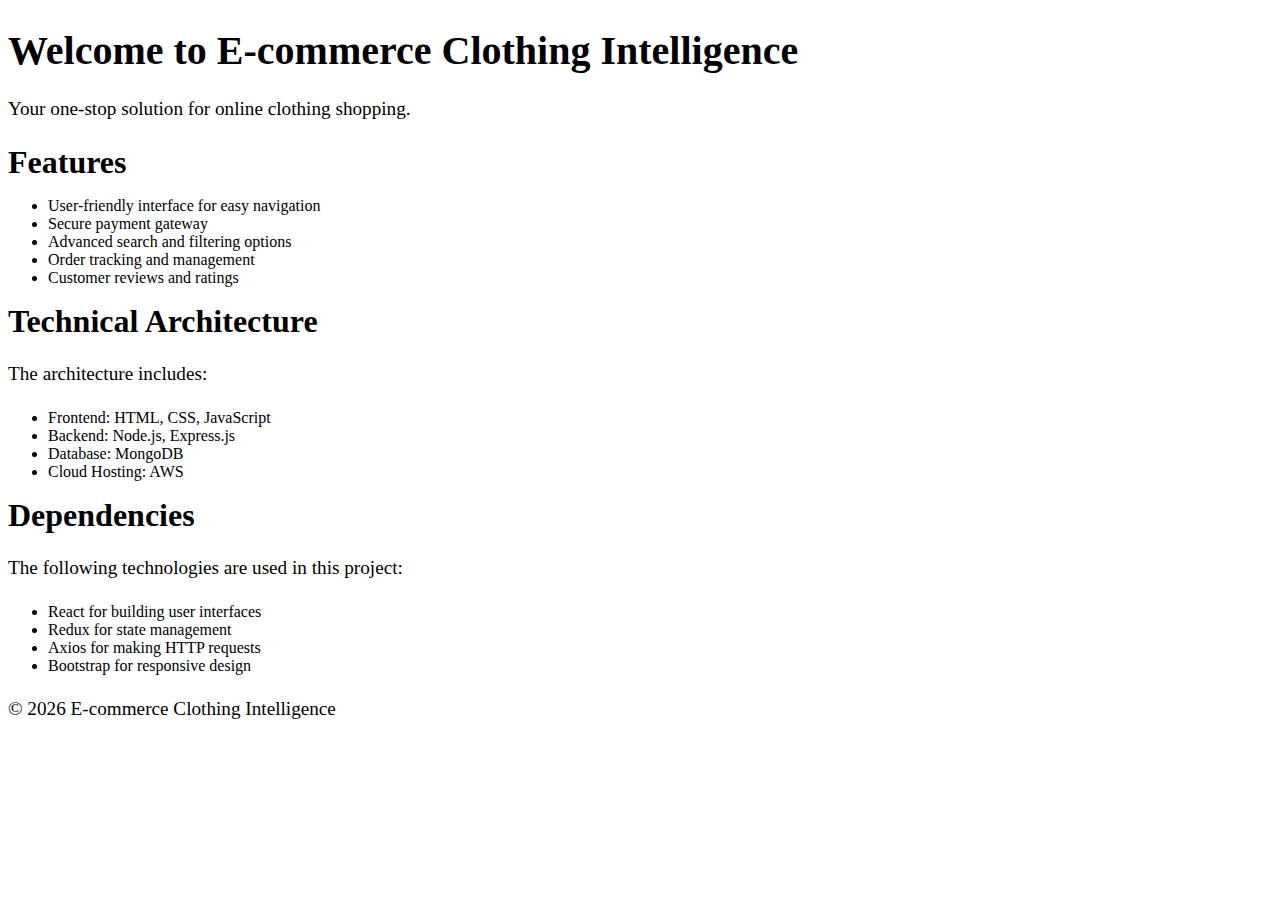
<file: index.html>
<!DOCTYPE html>
<html lang="en">
<head>
    <meta charset="UTF-8">
    <meta name="viewport" content="width=device-width, initial-scale=1.0">
    <title>E-commerce Clothing Intelligence</title>
    <link rel="stylesheet" href="styles.css">
</head>
<body>
    <header>
        <h1>Welcome to E-commerce Clothing Intelligence</h1>
        <p>Your one-stop solution for online clothing shopping.</p>
    </header>
    <section id="features">
        <h2>Features</h2>
        <ul>
            <li>User-friendly interface for easy navigation</li>
            <li>Secure payment gateway</li>
            <li>Advanced search and filtering options</li>
            <li>Order tracking and management</li>
            <li>Customer reviews and ratings</li>
        </ul>
    </section>
    <section id="architecture">
        <h2>Technical Architecture</h2>
        <p>The architecture includes:</p>
        <ul>
            <li>Frontend: HTML, CSS, JavaScript</li>
            <li>Backend: Node.js, Express.js</li>
            <li>Database: MongoDB</li>
            <li>Cloud Hosting: AWS</li>
        </ul>
    </section>
    <section id="dependencies">
        <h2>Dependencies</h2>
        <p>The following technologies are used in this project:</p>
        <ul>
            <li>React for building user interfaces</li>
            <li>Redux for state management</li>
            <li>Axios for making HTTP requests</li>
            <li>Bootstrap for responsive design</li>
        </ul>
    </section>
    <footer>
        <p>&copy; 2026 E-commerce Clothing Intelligence</p>
    </footer>
</body>
</html>
</file>
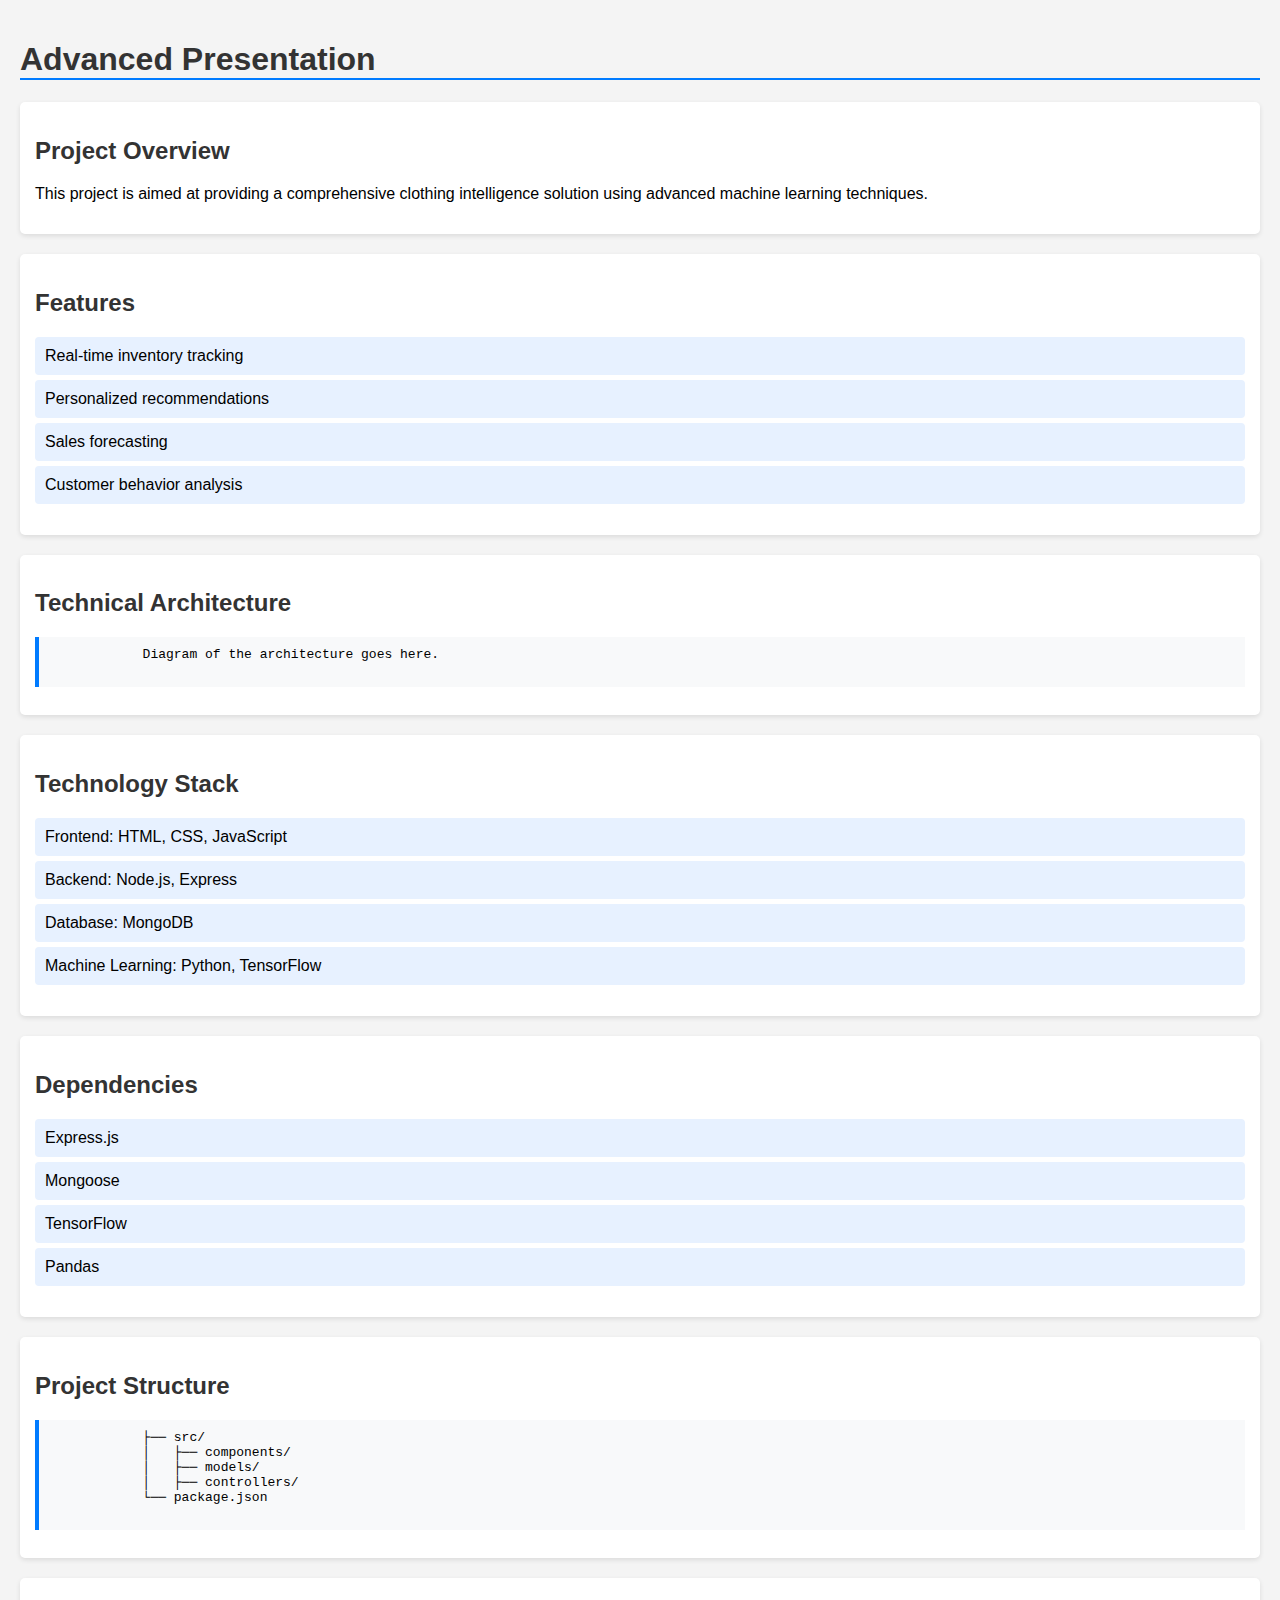
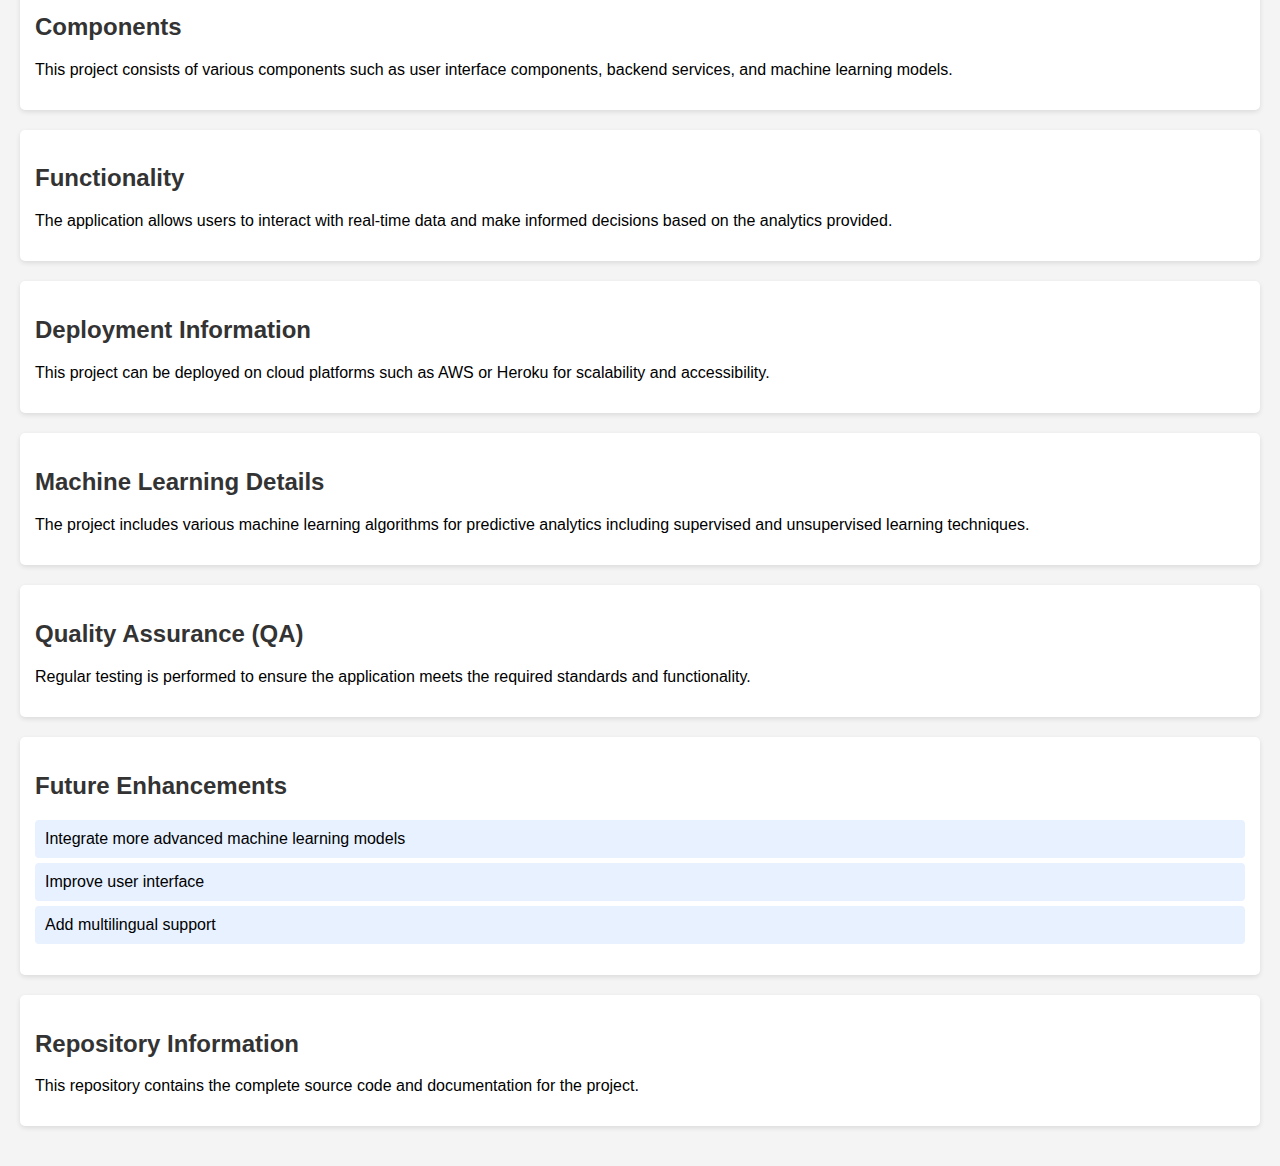
<file: advanced_presentation.html>
<!DOCTYPE html>
<html lang="en">
<head>
    <meta charset="UTF-8">
    <meta name="viewport" content="width=device-width, initial-scale=1.0">
    <title>Advanced Presentation</title>
    <style>
        body { font-family: Arial, sans-serif; margin: 0; padding: 20px; background-color: #f4f4f4; }
        h1, h2, h3 { color: #333; }
        h1 { border-bottom: 2px solid #007BFF; }
        section { margin-bottom: 20px; padding: 15px; background: white; border-radius: 5px; box-shadow: 0 2px 5px rgba(0, 0, 0, 0.1); }
        pre { background: #f8f9fa; border-left: 4px solid #007BFF; padding: 10px; overflow-x: auto; }
        ul { list-style-type: none; padding: 0; }
        ul li { background: #e7f1ff; margin: 5px 0; padding: 10px; border-radius: 4px; }
    </style>
</head>
<body>
    <h1>Advanced Presentation</h1>
    <section>
        <h2>Project Overview</h2>
        <p>This project is aimed at providing a comprehensive clothing intelligence solution using advanced machine learning techniques.</p>
    </section>
    <section>
        <h2>Features</h2>
        <ul>
            <li>Real-time inventory tracking</li>
            <li>Personalized recommendations</li>
            <li>Sales forecasting</li>
            <li>Customer behavior analysis</li>
        </ul>
    </section>
    <section>
        <h2>Technical Architecture</h2>
        <pre>
            Diagram of the architecture goes here.
        </pre>
    </section>
    <section>
        <h2>Technology Stack</h2>
        <ul>
            <li>Frontend: HTML, CSS, JavaScript</li>
            <li>Backend: Node.js, Express</li>
            <li>Database: MongoDB</li>
            <li>Machine Learning: Python, TensorFlow</li>
        </ul>
    </section>
    <section>
        <h2>Dependencies</h2>
        <ul>
            <li>Express.js</li>
            <li>Mongoose</li>
            <li>TensorFlow</li>
            <li>Pandas</li>
        </ul>
    </section>
    <section>
        <h2>Project Structure</h2>
        <pre>
            ├── src/
            │   ├── components/
            │   ├── models/
            │   ├── controllers/
            └── package.json
        </pre>
    </section>
    <section>
        <h2>Components</h2>
        <p>This project consists of various components such as user interface components, backend services, and machine learning models.</p>
    </section>
    <section>
        <h2>Functionality</h2>
        <p>The application allows users to interact with real-time data and make informed decisions based on the analytics provided.</p>
    </section>
    <section>
        <h2>Deployment Information</h2>
        <p>This project can be deployed on cloud platforms such as AWS or Heroku for scalability and accessibility.</p>
    </section>
    <section>
        <h2>Machine Learning Details</h2>
        <p>The project includes various machine learning algorithms for predictive analytics including supervised and unsupervised learning techniques.</p>
    </section>
    <section>
        <h2>Quality Assurance (QA)</h2>
        <p>Regular testing is performed to ensure the application meets the required standards and functionality.</p>
    </section>
    <section>
        <h2>Future Enhancements</h2>
        <ul>
            <li>Integrate more advanced machine learning models</li>
            <li>Improve user interface</li>
            <li>Add multilingual support</li>
        </ul>
    </section>
    <section>
        <h2>Repository Information</h2>
        <p>This repository contains the complete source code and documentation for the project.</p>
    </section>
</body>
</html>
</file>
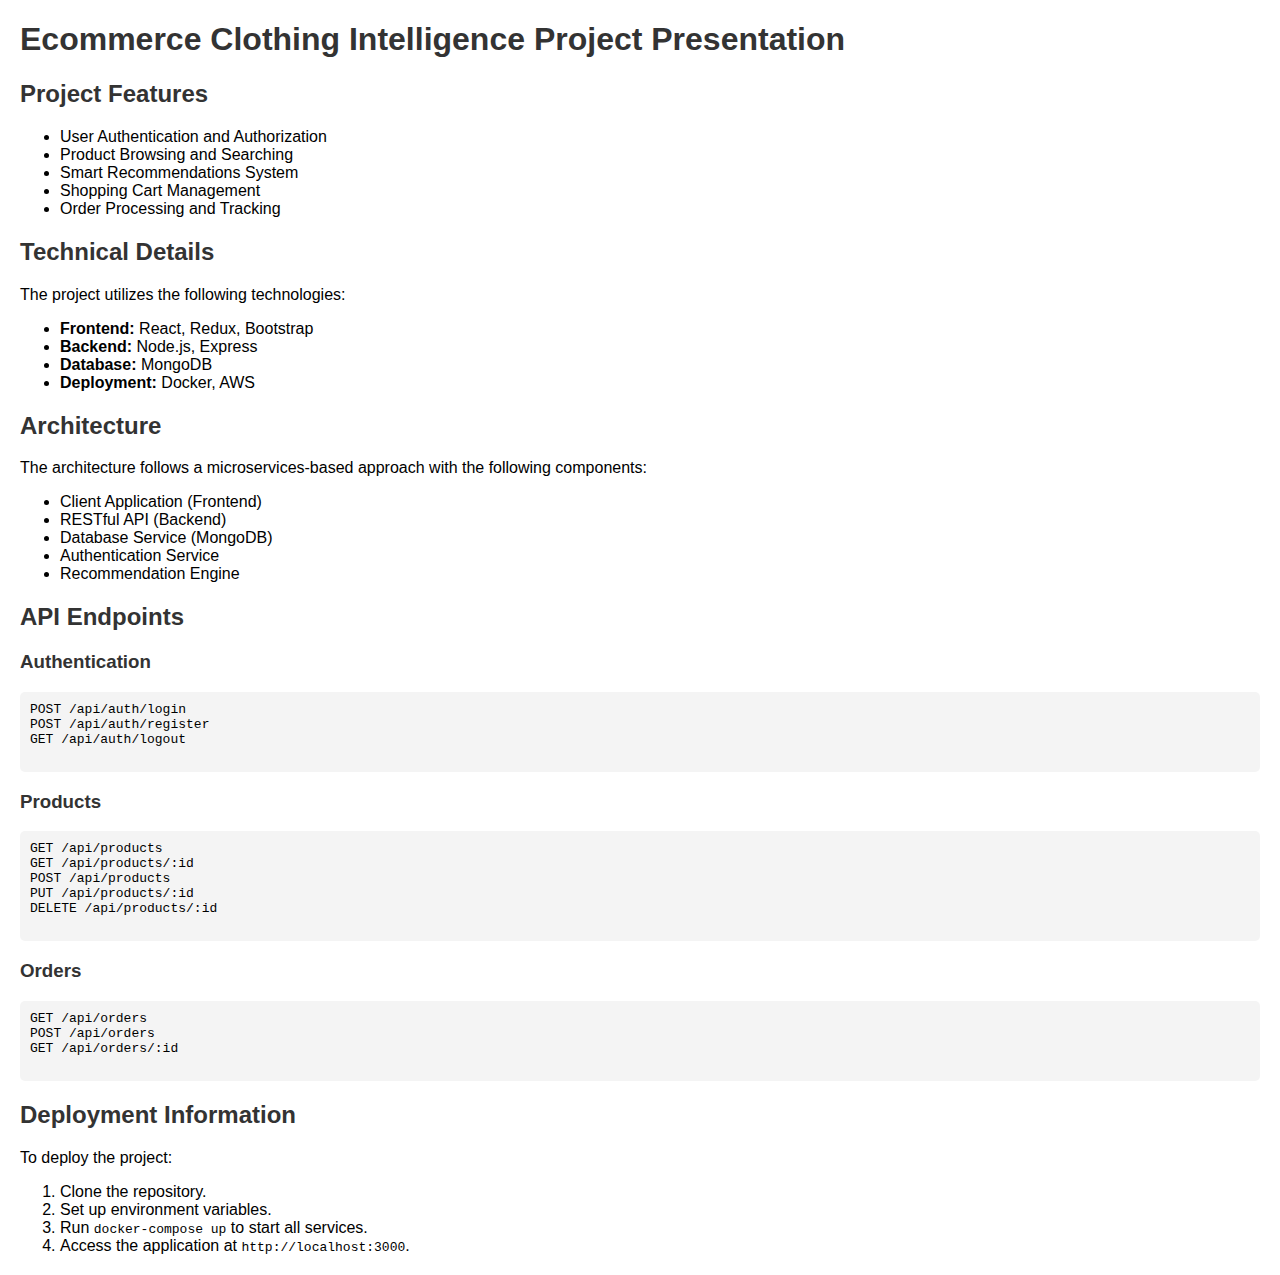
<file: COMPLETE_PRESENTATION.html>
<!DOCTYPE html>
<html lang="en">
<head>
    <meta charset="UTF-8">
    <meta name="viewport" content="width=device-width, initial-scale=1.0">
    <title>Ecommerce Clothing Intelligence Project Presentation</title>
    <style>
        body { font-family: Arial, sans-serif; margin: 20px; }
        h1, h2, h3 { color: #333; }
        pre { background-color: #f4f4f4; padding: 10px; border-radius: 5px; }
    </style>
</head>
<body>

    <h1>Ecommerce Clothing Intelligence Project Presentation</h1>
    <h2>Project Features</h2>
    <ul>
        <li>User Authentication and Authorization</li>
        <li>Product Browsing and Searching</li>
        <li>Smart Recommendations System</li>
        <li>Shopping Cart Management</li>
        <li>Order Processing and Tracking</li>
    </ul>

    <h2>Technical Details</h2>
    <p>The project utilizes the following technologies:</p>
    <ul>
        <li><strong>Frontend:</strong> React, Redux, Bootstrap</li>
        <li><strong>Backend:</strong> Node.js, Express</li>
        <li><strong>Database:</strong> MongoDB</li>
        <li><strong>Deployment:</strong> Docker, AWS</li>
    </ul>

    <h2>Architecture</h2>
    <p>The architecture follows a microservices-based approach with the following components:</p>
    <ul>
        <li>Client Application (Frontend)</li>
        <li>RESTful API (Backend)</li>
        <li>Database Service (MongoDB)</li>
        <li>Authentication Service</li>
        <li>Recommendation Engine</li>
    </ul>

    <h2>API Endpoints</h2>
    <h3>Authentication</h3>
    <pre>
POST /api/auth/login
POST /api/auth/register
GET /api/auth/logout
    </pre>

    <h3>Products</h3>
    <pre>
GET /api/products
GET /api/products/:id
POST /api/products
PUT /api/products/:id
DELETE /api/products/:id
    </pre>

    <h3>Orders</h3>
    <pre>
GET /api/orders
POST /api/orders
GET /api/orders/:id
    </pre>

    <h2>Deployment Information</h2>
    <p>To deploy the project:</p>
    <ol>
        <li>Clone the repository.</li>
        <li>Set up environment variables.</li>
        <li>Run <code>docker-compose up</code> to start all services.</li>
        <li>Access the application at <code>http://localhost:3000</code>.</li>
    </ol>

</body>
</html>
</file>
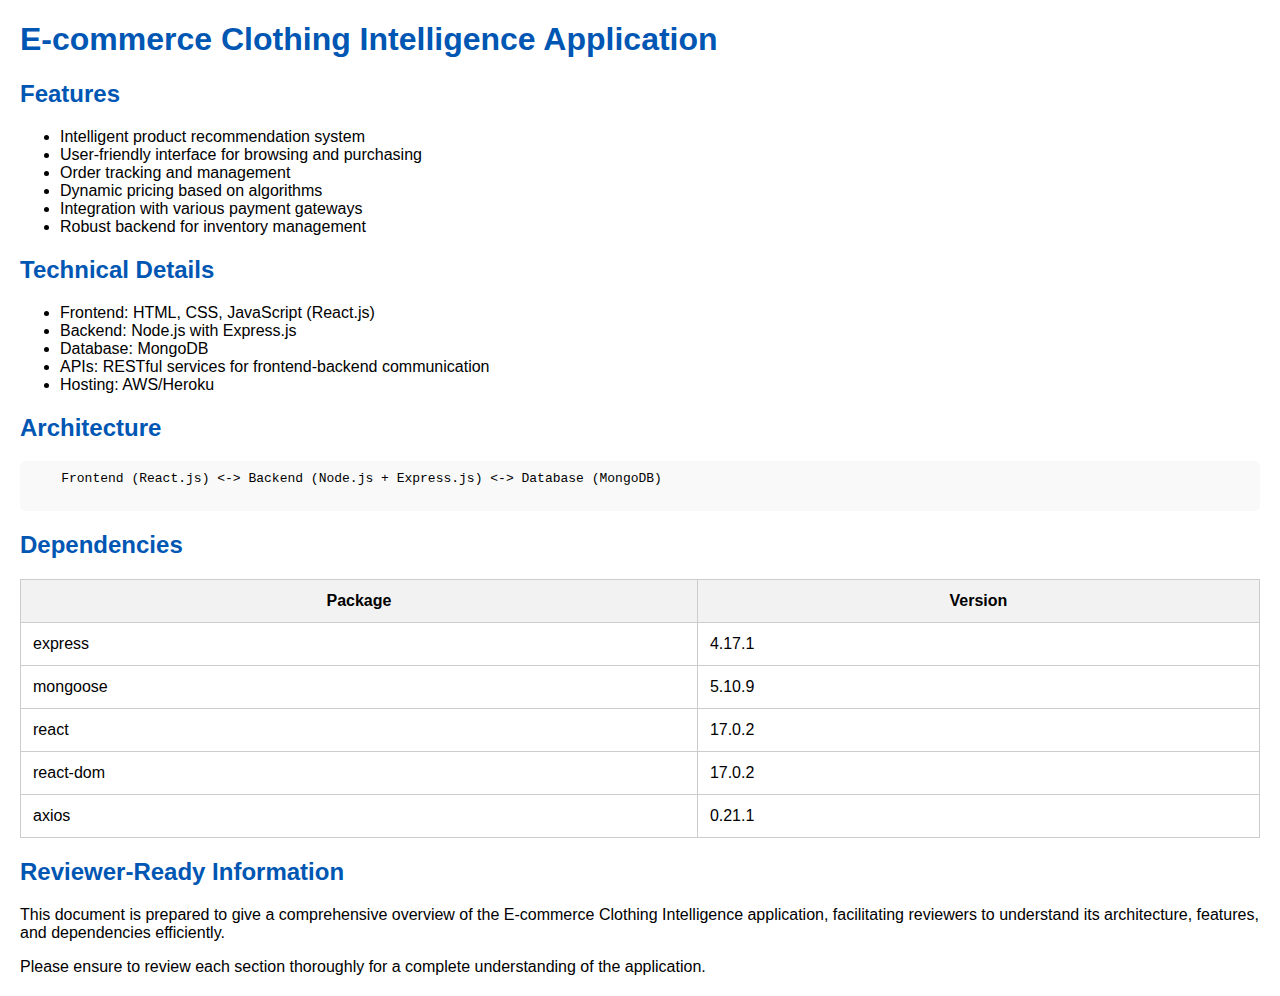
<file: presentation.html>
<!DOCTYPE html>
<html lang="en">
<head>
    <meta charset="UTF-8">
    <meta name="viewport" content="width=device-width, initial-scale=1.0">
    <title>E-commerce Clothing Intelligence Presentation</title>
    <style>
        body { font-family: Arial, sans-serif; margin: 20px; }
        h1, h2, h3 { color: #0056b3; }
        table { width: 100%; border-collapse: collapse; margin: 20px 0; }
        th, td { padding: 12px; border: 1px solid #ccc; }
        th { background-color: #f2f2f2; }
        pre { background-color: #f9f9f9; padding: 10px; border-radius: 5px; }
    </style>
</head>
<body>
    <h1>E-commerce Clothing Intelligence Application</h1>
    <h2>Features</h2>
    <ul>
        <li>Intelligent product recommendation system</li>
        <li>User-friendly interface for browsing and purchasing</li>
        <li>Order tracking and management</li>
        <li>Dynamic pricing based on algorithms</li>
        <li>Integration with various payment gateways</li>
        <li>Robust backend for inventory management</li>
    </ul>
    <h2>Technical Details</h2>
    <ul>
        <li>Frontend: HTML, CSS, JavaScript (React.js)</li>
        <li>Backend: Node.js with Express.js</li>
        <li>Database: MongoDB</li>
        <li>APIs: RESTful services for frontend-backend communication</li>
        <li>Hosting: AWS/Heroku</li>
    </ul>
    <h2>Architecture</h2>
    <pre>
    Frontend (React.js) <-> Backend (Node.js + Express.js) <-> Database (MongoDB)
    </pre>
    <h2>Dependencies</h2>
    <table>
        <tr>
            <th>Package</th>
            <th>Version</th>
        </tr>
        <tr>
            <td>express</td>
            <td>4.17.1</td>
        </tr>
        <tr>
            <td>mongoose</td>
            <td>5.10.9</td>
        </tr>
        <tr>
            <td>react</td>
            <td>17.0.2</td>
        </tr>
        <tr>
            <td>react-dom</td>
            <td>17.0.2</td>
        </tr>
        <tr>
            <td>axios</td>
            <td>0.21.1</td>
        </tr>
    </table>
    <h2>Reviewer-Ready Information</h2>
    <p>This document is prepared to give a comprehensive overview of the E-commerce Clothing Intelligence application, facilitating reviewers to understand its architecture, features, and dependencies efficiently.</p>
    <p>Please ensure to review each section thoroughly for a complete understanding of the application.</p>
</body>
</html>
</file>
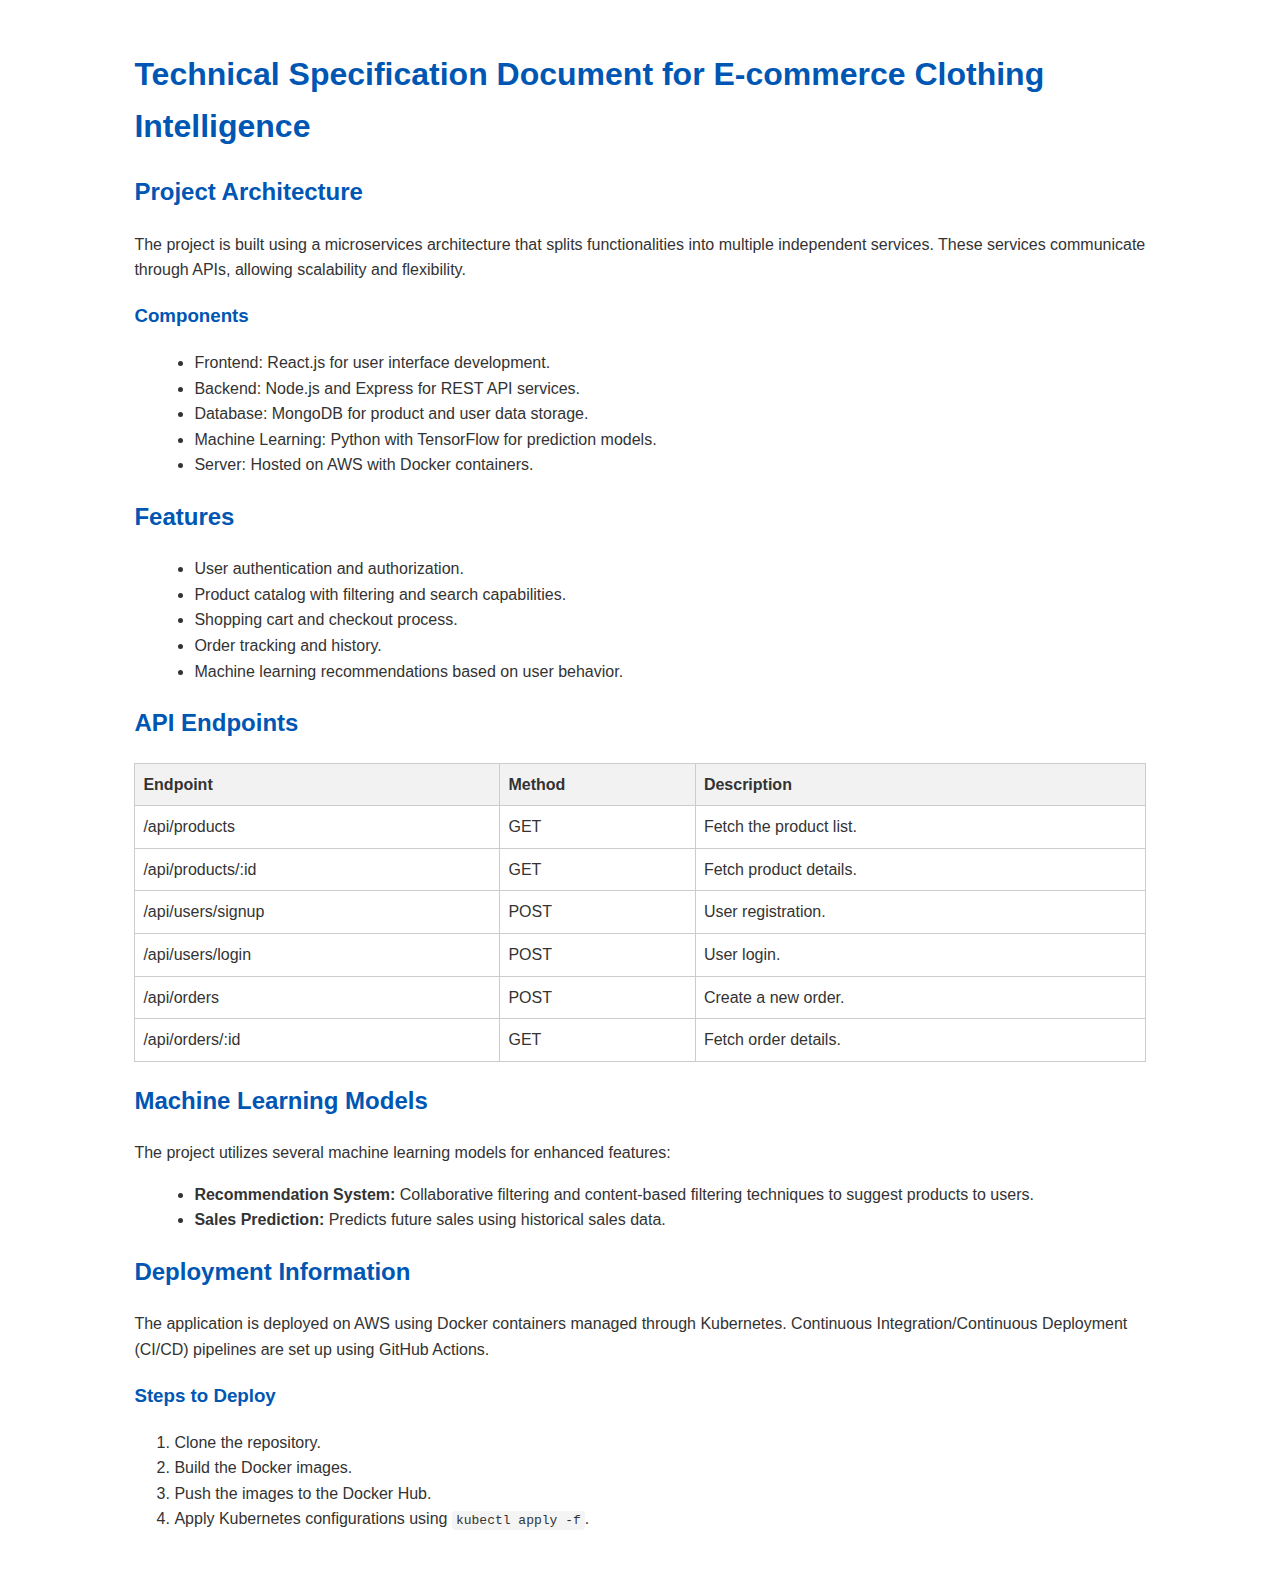
<file: technical_spec.html>
<!DOCTYPE html>
<html lang="en">
<head>
    <meta charset="UTF-8">
    <meta name="viewport" content="width=device-width, initial-scale=1.0">
    <title>Technical Specification Document</title>
    <style>
        body { font-family: Arial, sans-serif; line-height: 1.6; color: #333; }
        h1, h2, h3, h4 { color: #0056b3; }
        .container { width: 80%; margin: auto; padding: 20px; }
        ul { list-style-type: disc; margin-left: 20px; }
        code { background: #f4f4f4; padding: 2px 4px; border-radius: 4px; }
        table { width: 100%; border-collapse: collapse; margin: 20px 0; }
        table, th, td { border: 1px solid #ccc; }
        th, td { padding: 8px; text-align: left; }
        th { background-color: #f2f2f2; }
    </style>
</head>
<body>
    <div class="container">
        <h1>Technical Specification Document for E-commerce Clothing Intelligence</h1>
        <h2>Project Architecture</h2>
        <p>The project is built using a microservices architecture that splits functionalities into multiple independent services. These services communicate through APIs, allowing scalability and flexibility.</p>
        <h3>Components</h3>
        <ul>
            <li>Frontend: React.js for user interface development.</li>
            <li>Backend: Node.js and Express for REST API services.</li>
            <li>Database: MongoDB for product and user data storage.</li>
            <li>Machine Learning: Python with TensorFlow for prediction models.</li>
            <li>Server: Hosted on AWS with Docker containers.</li>
        </ul>
        <h2>Features</h2>
        <ul>
            <li>User authentication and authorization.</li>
            <li>Product catalog with filtering and search capabilities.</li>
            <li>Shopping cart and checkout process.</li>
            <li>Order tracking and history.</li>
            <li>Machine learning recommendations based on user behavior.</li>
        </ul>
        <h2>API Endpoints</h2>
        <table>
            <thead>
                <tr>
                    <th>Endpoint</th>
                    <th>Method</th>
                    <th>Description</th>
                </tr>
            </thead>
            <tbody>
                <tr><td>/api/products</td><td>GET</td><td>Fetch the product list.</td></tr>
                <tr><td>/api/products/:id</td><td>GET</td><td>Fetch product details.</td></tr>
                <tr><td>/api/users/signup</td><td>POST</td><td>User registration.</td></tr>
                <tr><td>/api/users/login</td><td>POST</td><td>User login.</td></tr>
                <tr><td>/api/orders</td><td>POST</td><td>Create a new order.</td></tr>
                <tr><td>/api/orders/:id</td><td>GET</td><td>Fetch order details.</td></tr>
            </tbody>
        </table>
        <h2>Machine Learning Models</h2>
        <p>The project utilizes several machine learning models for enhanced features:</p>
        <ul>
            <li><strong>Recommendation System:</strong> Collaborative filtering and content-based filtering techniques to suggest products to users.</li>
            <li><strong>Sales Prediction:</strong> Predicts future sales using historical sales data.</li>
        </ul>
        <h2>Deployment Information</h2>
        <p>The application is deployed on AWS using Docker containers managed through Kubernetes. Continuous Integration/Continuous Deployment (CI/CD) pipelines are set up using GitHub Actions.</p>
        <h3>Steps to Deploy</h3>
        <ol>
            <li>Clone the repository.</li>
            <li>Build the Docker images.</li>
            <li>Push the images to the Docker Hub.</li>
            <li>Apply Kubernetes configurations using <code>kubectl apply -f</code>.</li>
        </ol>
    </div>
</body>
</html>
</file>
<file: styles.css>
.presentation {
    background: linear-gradient(to right, #00c6ff, #0072ff);
    font-family: 'Arial', sans-serif;
    color: #333;
    padding: 20px;
    border-radius: 8px;
}

h1 {
    font-size: 2.5em;
    margin-bottom: 20px;
}

h2 {
    font-size: 2em;
    margin: 15px 0;
}

p {
    font-size: 1.2em;
    line-height: 1.6;
}

.container {
    max-width: 1200px;
    margin: auto;
    padding: 0 20px;
}

@media (max-width: 768px) {
    h1 {
        font-size: 1.8em;
    }
    h2 {
        font-size: 1.5em;
    }
    p {
        font-size: 1em;
    }
}
</file>
